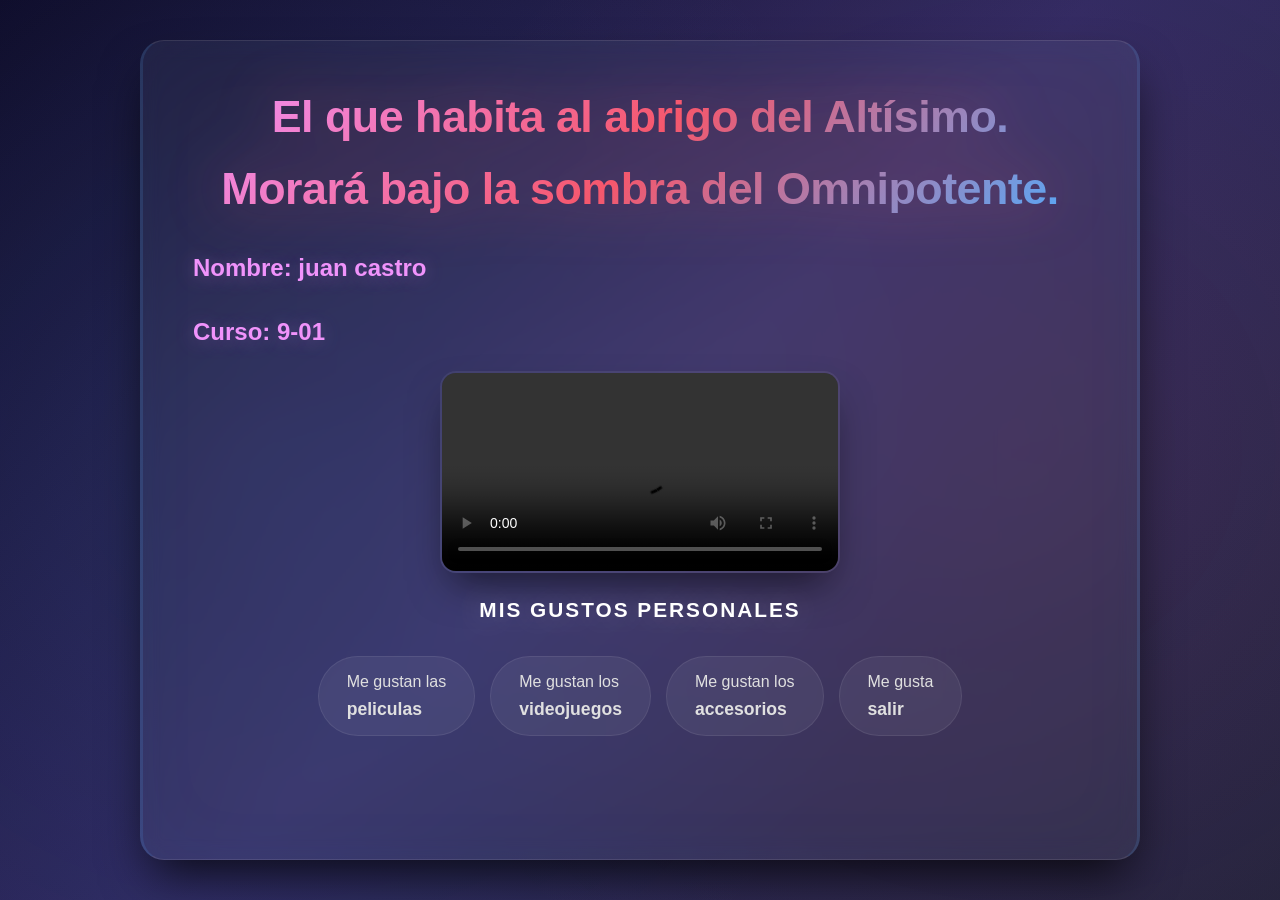
<file: index.html>
<!doctype html>
<html lang="en">
	<head>
		<meta charset="UTF-8" />
		<meta name="viewport" content="width=device-width, initial-scale=1.0" />
		<title>mi pagina web</title>
		<link rel="stylesheet" href="estilos.css" />
	</head>
	<body class="page-index">
		<div>
			<h1>
				El que habita al abrigo del Altísimo. Morará bajo la sombra del
				Omnipotente.
			</h1>
			<h3>Nombre: juan castro</h3>
			<h3>Curso: 9-01</h3>

			<video src="/intro.mp4" width="400" height="300" controls></video>

			<h4>MIS GUSTOS PERSONALES</h4>
			<ul>
				<li>Me gustan las <a href="/peliculas.html">peliculas</a></li>
				<li>Me gustan los <a href="/videojuegos.html">videojuegos</a></li>
				<li>Me gustan los <a href="/accesorios.html">accesorios</a></li>
				<li>Me gusta <a href="/salir.html">salir</a></li>
			</ul>
		</div>
	</body>
</html>
</file>
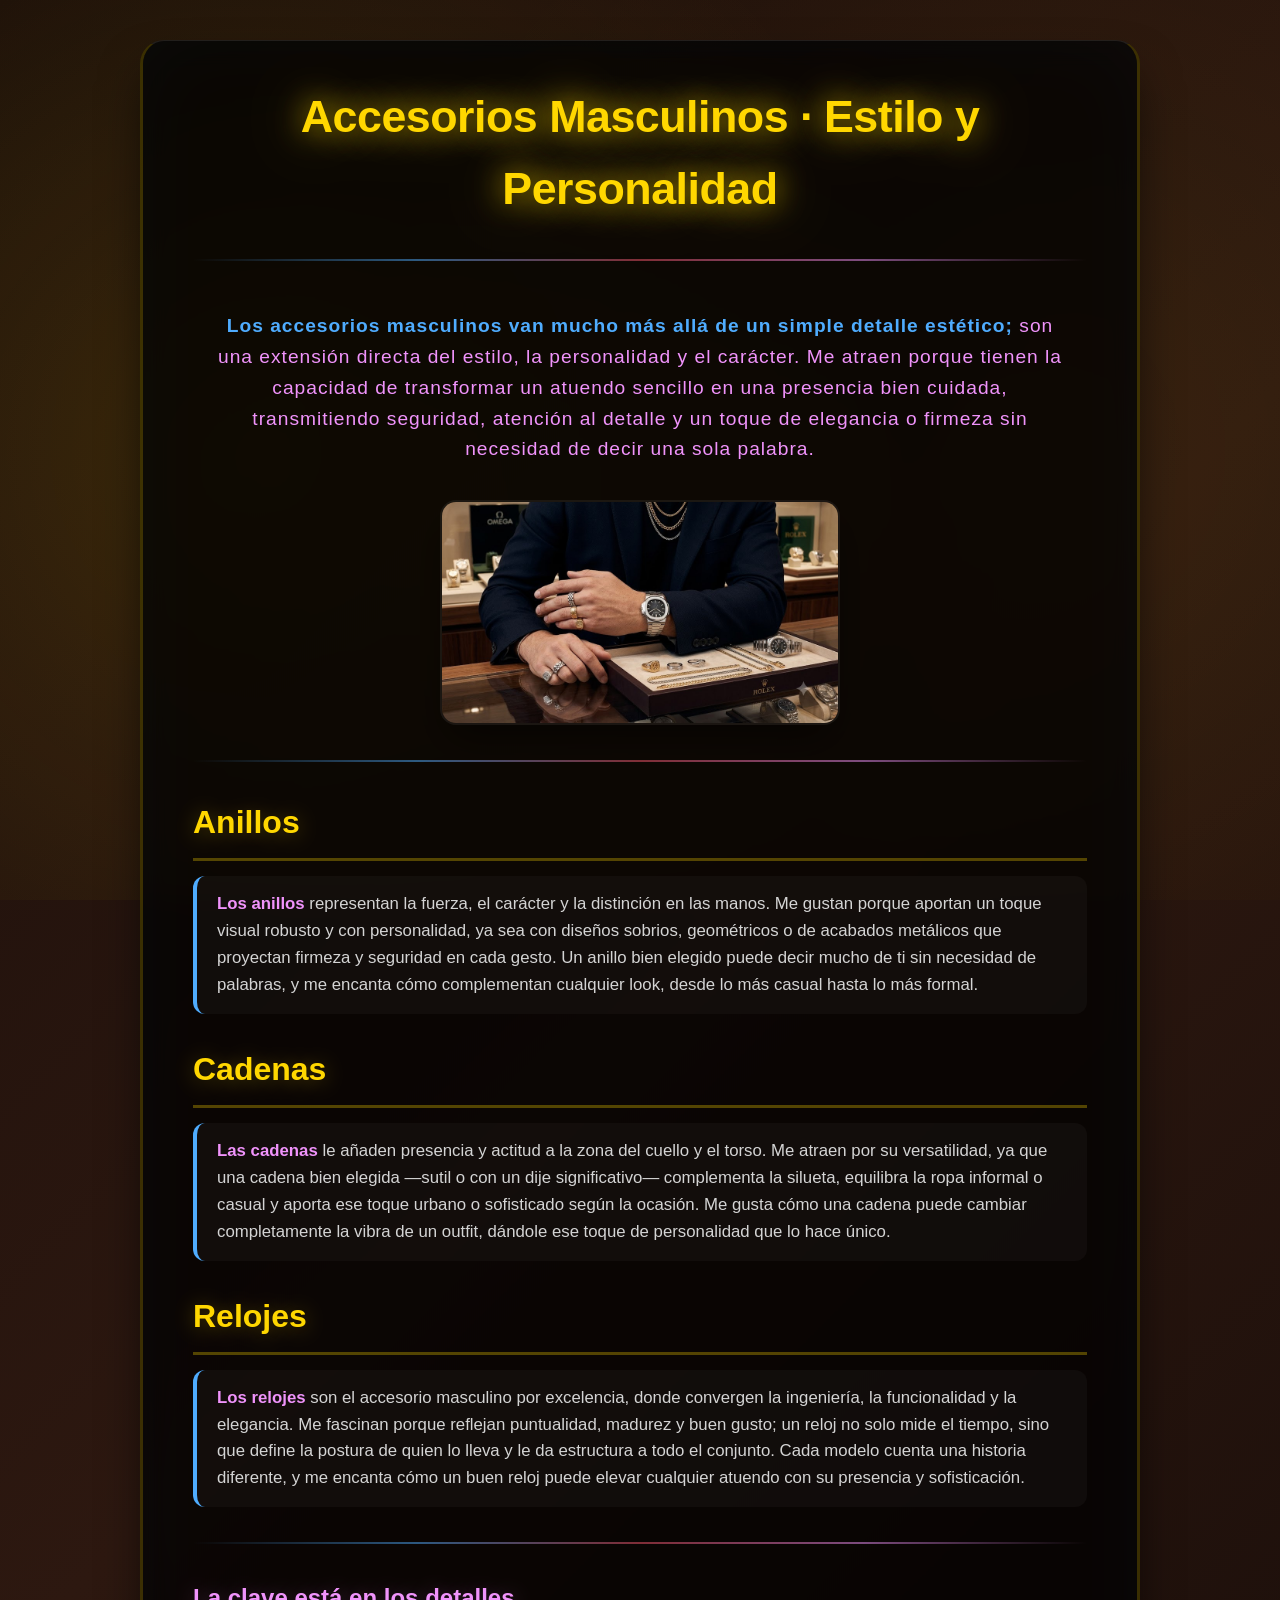
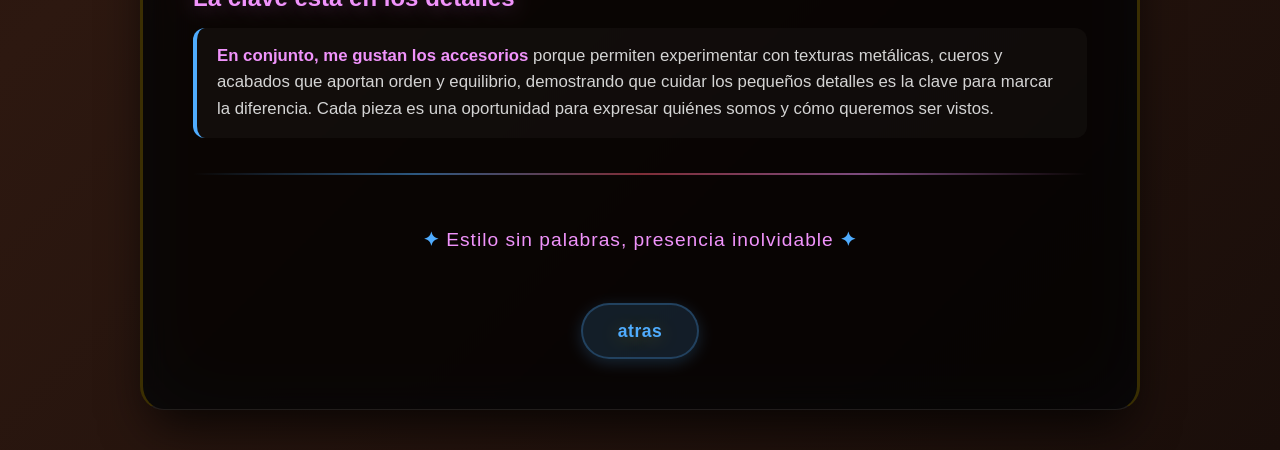
<file: accesorios.html>
<!doctype html>
<html lang="es">
	<head>
		<meta charset="UTF-8" />
		<meta name="viewport" content="width=device-width, initial-scale=1.0" />
		<title>Accesorios Masculinos</title>
		<link rel="stylesheet" href="estilos.css" />
	</head>
	<body class="page-accesorios">
		<font color="black">
			<h1>Accesorios Masculinos · Estilo y Personalidad</h1>
			<hr />

			<p>
				<strong
					>Los accesorios masculinos van mucho más allá de un simple detalle
					estético;</strong
				>
				son una extensión directa del estilo, la personalidad y el carácter. Me
				atraen porque tienen la capacidad de transformar un atuendo sencillo en
				una presencia bien cuidada, transmitiendo seguridad, atención al detalle
				y un toque de elegancia o firmeza sin necesidad de decir una sola
				palabra.
			</p>
			<img src="/accesorios.jpeg" width="400" height="300" />
			<hr />

			<h2>Anillos</h2>
			<p>
				<strong>Los anillos</strong> representan la fuerza, el carácter y la
				distinción en las manos. Me gustan porque aportan un toque visual
				robusto y con personalidad, ya sea con diseños sobrios, geométricos o de
				acabados metálicos que proyectan firmeza y seguridad en cada gesto. Un
				anillo bien elegido puede decir mucho de ti sin necesidad de palabras, y
				me encanta cómo complementan cualquier look, desde lo más casual hasta
				lo más formal.
			</p>

			<h2>Cadenas</h2>
			<p>
				<strong>Las cadenas</strong> le añaden presencia y actitud a la zona del
				cuello y el torso. Me atraen por su versatilidad, ya que una cadena bien
				elegida —sutil o con un dije significativo— complementa la silueta,
				equilibra la ropa informal o casual y aporta ese toque urbano o
				sofisticado según la ocasión. Me gusta cómo una cadena puede cambiar
				completamente la vibra de un outfit, dándole ese toque de personalidad
				que lo hace único.
			</p>

			<h2>Relojes</h2>
			<p>
				<strong>Los relojes</strong> son el accesorio masculino por excelencia,
				donde convergen la ingeniería, la funcionalidad y la elegancia. Me
				fascinan porque reflejan puntualidad, madurez y buen gusto; un reloj no
				solo mide el tiempo, sino que define la postura de quien lo lleva y le
				da estructura a todo el conjunto. Cada modelo cuenta una historia
				diferente, y me encanta cómo un buen reloj puede elevar cualquier
				atuendo con su presencia y sofisticación.
			</p>

			<hr />

			<h3>La clave está en los detalles</h3>
			<p>
				<strong>En conjunto, me gustan los accesorios</strong> porque permiten
				experimentar con texturas metálicas, cueros y acabados que aportan orden
				y equilibrio, demostrando que cuidar los pequeños detalles es la clave
				para marcar la diferencia. Cada pieza es una oportunidad para expresar
				quiénes somos y cómo queremos ser vistos.
			</p>

			<hr />

			<p>
				<strong>✦</strong> Estilo sin palabras, presencia inolvidable
				<strong>✦</strong>
			</p>
			<h2><a href="/index.html" class="btn-atras">atras</a></h2>
		</font>
	</body>
</html>
</file>
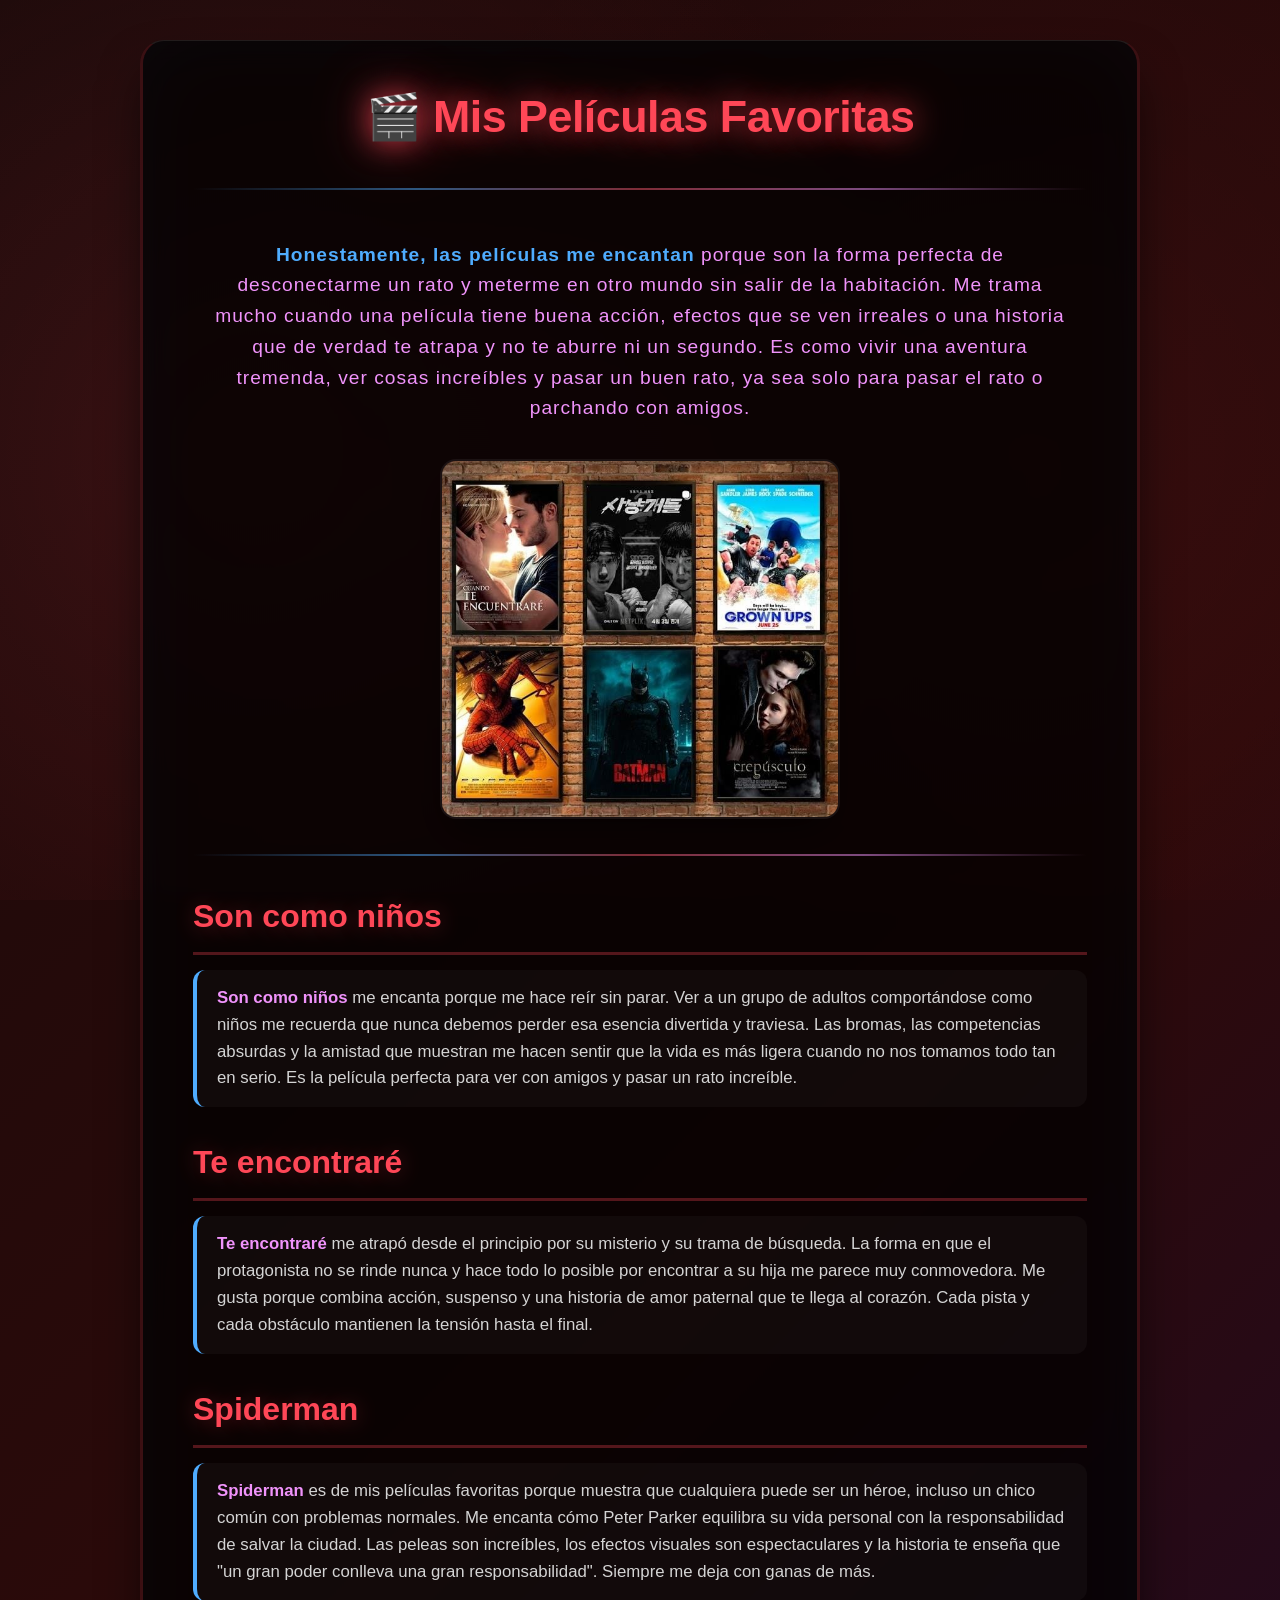
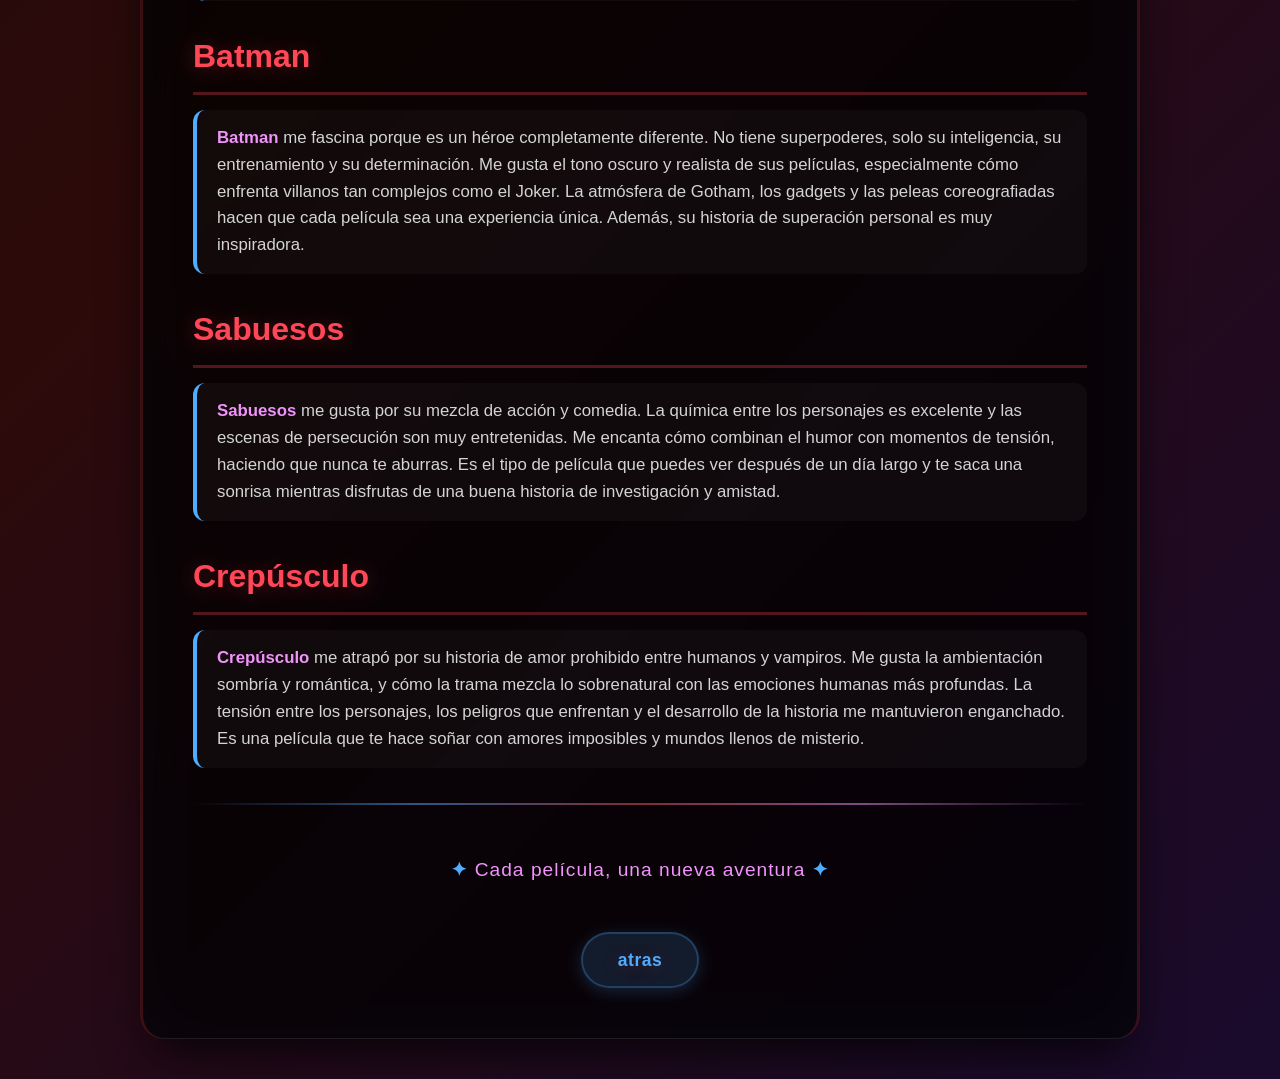
<file: peliculas.html>
<!doctype html>
<html lang="es">
	<head>
		<meta charset="UTF-8" />
		<meta name="viewport" content="width=device-width, initial-scale=1.0" />
		<title>Mis Películas Favoritas</title>
		<link rel="stylesheet" href="estilos.css" />
	</head>
	<body class="page-peliculas">
		<font color="black">
			<h1>🎬 Mis Películas Favoritas</h1>
			<hr />

			<p>
				<strong>Honestamente, las películas me encantan</strong> porque son la
				forma perfecta de desconectarme un rato y meterme en otro mundo sin
				salir de la habitación. Me trama mucho cuando una película tiene buena
				acción, efectos que se ven irreales o una historia que de verdad te
				atrapa y no te aburre ni un segundo. Es como vivir una aventura
				tremenda, ver cosas increíbles y pasar un buen rato, ya sea solo para
				pasar el rato o parchando con amigos.
			</p>
			<img src="/peliculas.jpeg" width="400" height="300" />

			<hr />

			<h2>Son como niños</h2>
			<p>
				<strong>Son como niños</strong> me encanta porque me hace reír sin
				parar. Ver a un grupo de adultos comportándose como niños me recuerda
				que nunca debemos perder esa esencia divertida y traviesa. Las bromas,
				las competencias absurdas y la amistad que muestran me hacen sentir que
				la vida es más ligera cuando no nos tomamos todo tan en serio. Es la
				película perfecta para ver con amigos y pasar un rato increíble.
			</p>

			<h2>Te encontraré</h2>
			<p>
				<strong>Te encontraré</strong> me atrapó desde el principio por su
				misterio y su trama de búsqueda. La forma en que el protagonista no se
				rinde nunca y hace todo lo posible por encontrar a su hija me parece muy
				conmovedora. Me gusta porque combina acción, suspenso y una historia de
				amor paternal que te llega al corazón. Cada pista y cada obstáculo
				mantienen la tensión hasta el final.
			</p>

			<h2>Spiderman</h2>
			<p>
				<strong>Spiderman</strong> es de mis películas favoritas porque muestra
				que cualquiera puede ser un héroe, incluso un chico común con problemas
				normales. Me encanta cómo Peter Parker equilibra su vida personal con la
				responsabilidad de salvar la ciudad. Las peleas son increíbles, los
				efectos visuales son espectaculares y la historia te enseña que "un gran
				poder conlleva una gran responsabilidad". Siempre me deja con ganas de
				más.
			</p>

			<h2>Batman</h2>
			<p>
				<strong>Batman</strong> me fascina porque es un héroe completamente
				diferente. No tiene superpoderes, solo su inteligencia, su entrenamiento
				y su determinación. Me gusta el tono oscuro y realista de sus películas,
				especialmente cómo enfrenta villanos tan complejos como el Joker. La
				atmósfera de Gotham, los gadgets y las peleas coreografiadas hacen que
				cada película sea una experiencia única. Además, su historia de
				superación personal es muy inspiradora.
			</p>

			<h2>Sabuesos</h2>
			<p>
				<strong>Sabuesos</strong> me gusta por su mezcla de acción y comedia. La
				química entre los personajes es excelente y las escenas de persecución
				son muy entretenidas. Me encanta cómo combinan el humor con momentos de
				tensión, haciendo que nunca te aburras. Es el tipo de película que
				puedes ver después de un día largo y te saca una sonrisa mientras
				disfrutas de una buena historia de investigación y amistad.
			</p>

			<h2>Crepúsculo</h2>
			<p>
				<strong>Crepúsculo</strong> me atrapó por su historia de amor prohibido
				entre humanos y vampiros. Me gusta la ambientación sombría y romántica,
				y cómo la trama mezcla lo sobrenatural con las emociones humanas más
				profundas. La tensión entre los personajes, los peligros que enfrentan y
				el desarrollo de la historia me mantuvieron enganchado. Es una película
				que te hace soñar con amores imposibles y mundos llenos de misterio.
			</p>

			<hr />
			<p>
				<strong>✦</strong> Cada película, una nueva aventura <strong>✦</strong>
			</p>
			<h2><a href="/index.html" class="btn-atras">atras</a></h2>
		</font>
	</body>
</html>
</file>
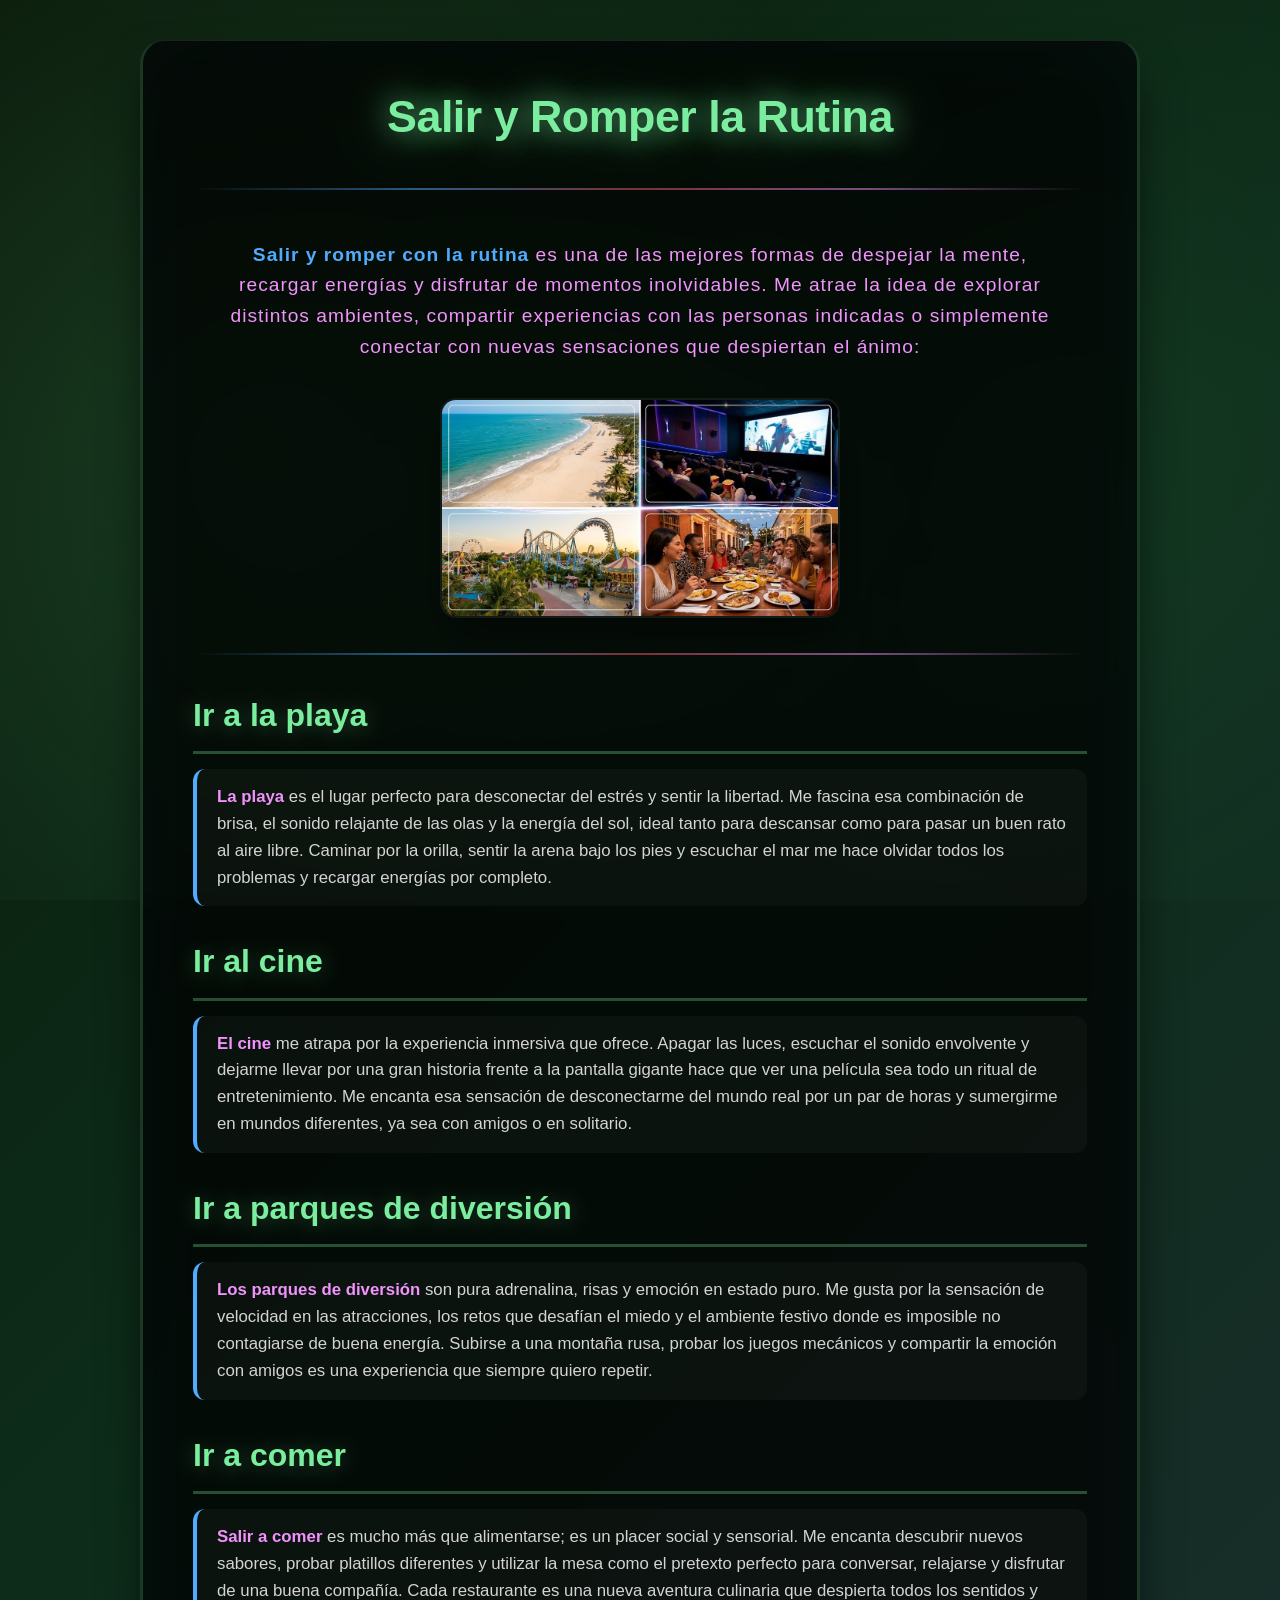
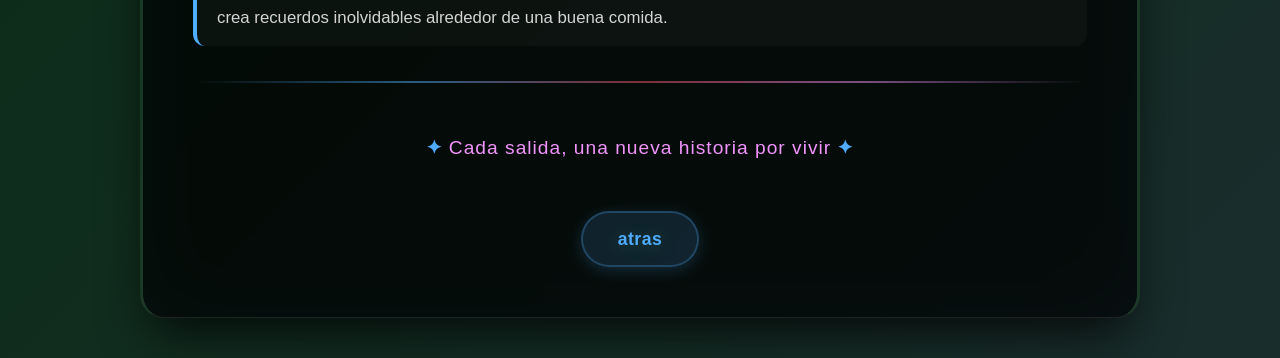
<file: salir.html>
<!doctype html>
<html lang="es">
	<head>
		<meta charset="UTF-8" />
		<meta name="viewport" content="width=device-width, initial-scale=1.0" />
		<title>Salir y Romper la Rutina</title>
		<link rel="stylesheet" href="estilos.css" />
	</head>
	<body class="page-salir">
		<font color="black">
			<h1>Salir y Romper la Rutina</h1>
			<hr />

			<p>
				<strong>Salir y romper con la rutina</strong> es una de las mejores
				formas de despejar la mente, recargar energías y disfrutar de momentos
				inolvidables. Me atrae la idea de explorar distintos ambientes,
				compartir experiencias con las personas indicadas o simplemente conectar
				con nuevas sensaciones que despiertan el ánimo:
			</p>
			<img src="/salir.jpeg" width="400" height="300" />
			<hr />

			<h2>Ir a la playa</h2>
			<p>
				<strong>La playa</strong> es el lugar perfecto para desconectar del
				estrés y sentir la libertad. Me fascina esa combinación de brisa, el
				sonido relajante de las olas y la energía del sol, ideal tanto para
				descansar como para pasar un buen rato al aire libre. Caminar por la
				orilla, sentir la arena bajo los pies y escuchar el mar me hace olvidar
				todos los problemas y recargar energías por completo.
			</p>

			<h2>Ir al cine</h2>
			<p>
				<strong>El cine</strong> me atrapa por la experiencia inmersiva que
				ofrece. Apagar las luces, escuchar el sonido envolvente y dejarme llevar
				por una gran historia frente a la pantalla gigante hace que ver una
				película sea todo un ritual de entretenimiento. Me encanta esa sensación
				de desconectarme del mundo real por un par de horas y sumergirme en
				mundos diferentes, ya sea con amigos o en solitario.
			</p>

			<h2>Ir a parques de diversión</h2>
			<p>
				<strong>Los parques de diversión</strong> son pura adrenalina, risas y
				emoción en estado puro. Me gusta por la sensación de velocidad en las
				atracciones, los retos que desafían el miedo y el ambiente festivo donde
				es imposible no contagiarse de buena energía. Subirse a una montaña
				rusa, probar los juegos mecánicos y compartir la emoción con amigos es
				una experiencia que siempre quiero repetir.
			</p>

			<h2>Ir a comer</h2>
			<p>
				<strong>Salir a comer</strong> es mucho más que alimentarse; es un
				placer social y sensorial. Me encanta descubrir nuevos sabores, probar
				platillos diferentes y utilizar la mesa como el pretexto perfecto para
				conversar, relajarse y disfrutar de una buena compañía. Cada restaurante
				es una nueva aventura culinaria que despierta todos los sentidos y crea
				recuerdos inolvidables alrededor de una buena comida.
			</p>

			<hr />

			<p>
				<strong>✦</strong> Cada salida, una nueva historia por vivir
				<strong>✦</strong>
			</p>
			<h2><a href="/index.html" class="btn-atras">atras</a></h2>
		</font>
	</body>
</html>
</file>
<file: estilos.css>
/* ============================================================
   📦 1. RESET Y CONFIGURACIÓN GLOBAL
   ============================================================ */
* {
	margin: 0;
	padding: 0;
	box-sizing: border-box;
}

html {
	scroll-behavior: smooth;
}

html,
body {
	margin: 0;
	padding: 0;
	min-height: 100vh;
	min-height: 100dvh;
	width: 100%;
	overflow-x: hidden;
}

body {
	display: flex;
	justify-content: center;
	align-items: flex-start;
	padding: 40px 20px;
	font-family: "Segoe UI", Tahoma, Geneva, Verdana, sans-serif;
	color: #e0e0e0;
	line-height: 1.6;
	background: linear-gradient(135deg, #0f0c29, #302b63, #24243e);
	background-attachment: fixed;
	box-sizing: border-box;
	position: relative; /* Necesario para el pseudo-elemento ::before */
}

/* ============================================================
   📦 2. CONTENEDOR PRINCIPAL
   ============================================================ */
body > *:not(style) {
	width: 100%;
	max-width: 1000px;
	margin: 0 auto;
	padding: 40px 50px;
	background: rgba(255, 255, 255, 0.05);
	backdrop-filter: blur(10px);
	-webkit-backdrop-filter: blur(10px);
	border-radius: 24px;
	border: 1px solid rgba(255, 255, 255, 0.1);
	border-left: 3px solid rgba(79, 172, 254, 0.15);
	border-right: 3px solid rgba(79, 172, 254, 0.15);
	box-shadow:
		0 25px 50px -12px rgba(0, 0, 0, 0.8),
		inset 0 0 80px rgba(79, 172, 254, 0.03);
	box-sizing: border-box;
	overflow: hidden;
	min-height: calc(100vh - 80px);
	min-height: calc(100dvh - 80px);
}

/* ============================================================
   📦 3. TIPOGRAFÍA - TÍTULOS
   ============================================================ */
h1 {
	font-size: 2.8rem;
	font-weight: 800;
	text-align: center;
	color: #ffffff;
	text-shadow:
		0 0 20px rgba(245, 87, 108, 0.6),
		0 0 40px rgba(79, 172, 254, 0.4),
		0 4px 20px rgba(0, 0, 0, 0.8);
	margin-bottom: 20px;
	letter-spacing: -0.5px;
	max-width: 100%;
	word-wrap: break-word;
	background-size: 200% auto;
	animation: shimmer 3s linear infinite;
}

h2 {
	font-size: 2rem;
	font-weight: 700;
	color: #4facfe !important;
	margin: 30px 0 15px 0;
	padding-bottom: 10px;
	border-bottom: 3px solid rgba(79, 172, 254, 0.3);
	text-shadow: 0 2px 20px rgba(79, 172, 254, 0.3);
	max-width: 100%;
	word-wrap: break-word;
	width: 100% !important;
	display: block !important;
	box-sizing: border-box;
}

h3 {
	font-size: 1.5rem;
	font-weight: 600;
	color: #f093fb !important;
	margin: 25px 0 10px 0;
	text-shadow: 0 2px 20px rgba(240, 147, 251, 0.3);
	max-width: 100%;
	word-wrap: break-word;
}

h4 {
	font-size: 1.3rem;
	font-weight: 600;
	color: #ffffff !important;
	margin: 20px 0 15px 0;
	text-align: center;
	letter-spacing: 2px;
	text-shadow: 0 0 30px rgba(255, 255, 255, 0.3);
	max-width: 100%;
	word-wrap: break-word;
}

/* ============================================================
   📦 4. PÁRRAFOS Y TEXTO
   ============================================================ */
p {
	font-size: 1.05rem;
	color: #d4d4d4;
	margin-bottom: 18px;
	padding: 15px 20px;
	background: rgba(255, 255, 255, 0.03);
	border-radius: 12px;
	border-left: 4px solid #4facfe;
	transition: all 0.3s ease;
	word-wrap: break-word;
	overflow-wrap: break-word;
	max-width: 100%;
	box-sizing: border-box;
}

p:hover {
	background: rgba(255, 255, 255, 0.08);
	border-left-color: #f5576c;
	transform: translateX(5px);
}

strong {
	color: #f093fb;
	font-weight: 700;
}

/* ============================================================
   📦 5. ENLACES Y LISTAS
   ============================================================ */
a {
	color: #4facfe;
	text-decoration: none;
	transition: all 0.3s ease;
	font-weight: 600;
}

a:hover {
	color: #f5576c;
	text-decoration: underline;
	text-underline-offset: 4px;
}

/* --- Menú principal --- */
ul {
	list-style: none;
	display: flex;
	flex-wrap: wrap;
	gap: 15px;
	justify-content: center;
	margin: 30px 0 20px 0;
	padding: 0;
	max-width: 100%;
	box-sizing: border-box;
}

ul li {
	background: rgba(255, 255, 255, 0.06);
	border-radius: 50px;
	padding: 12px 28px;
	transition: all 0.3s cubic-bezier(0.4, 0, 0.2, 1);
	border: 1px solid rgba(255, 255, 255, 0.08);
	max-width: 100%;
	box-sizing: border-box;
	word-wrap: break-word;
}

ul li:hover {
	transform: translateY(-3px) scale(1.02);
	background: rgba(245, 87, 108, 0.15);
	border-color: #f5576c;
	box-shadow: 0 10px 25px -8px rgba(245, 87, 108, 0.3);
}

ul li a {
	color: #e0e0e0;
	text-decoration: none;
	font-weight: 600;
	font-size: 1.1rem;
	transition: all 0.3s ease;
	display: block;
}

ul li a:hover {
	color: #f5576c;
	text-shadow: 0 0 20px rgba(245, 87, 108, 0.5);
	text-decoration: none;
}

/* --- Botón "Atrás" --- */
h2 a,
h3 a {
	display: inline-block;
	background: rgba(79, 172, 254, 0.15);
	padding: 10px 30px;
	border-radius: 50px;
	border: 1px solid rgba(79, 172, 254, 0.2);
	transition: all 0.3s ease;
	font-size: 1.1rem;
	color: #4facfe;
	text-decoration: none;
}

h2 a:hover,
h3 a:hover {
	background: rgba(245, 87, 108, 0.2);
	border-color: #f5576c;
	color: #f5576c;
	transform: scale(1.05);
	box-shadow: 0 8px 25px rgba(245, 87, 108, 0.2);
	text-decoration: none;
}

/* ============================================================
   📦 6. IMÁGENES, VIDEOS Y SEPARADORES
   ============================================================ */
img,
video,
table {
	display: block;
	max-width: 100% !important;
	height: auto !important;
	margin: 20px auto;
	border-radius: 16px;
	box-shadow: 0 20px 40px -12px rgba(0, 0, 0, 0.6);
	border: 2px solid rgba(255, 255, 255, 0.06);
	transition: all 0.4s ease;
}

img:hover,
video:hover {
	transform: scale(1.01);
	border-color: rgba(245, 87, 108, 0.3);
	box-shadow: 0 30px 60px -15px rgba(245, 87, 108, 0.2);
}

hr {
	border: none;
	height: 2px;
	background: linear-gradient(
		90deg,
		transparent,
		#4facfe,
		#f5576c,
		#f093fb,
		transparent
	);
	margin: 35px 0;
	opacity: 0.5;
}

hr + p {
	text-align: center;
	font-size: 1.2rem;
	color: #f093fb;
	border-left: none;
	background: transparent;
	letter-spacing: 1px;
}

hr + p strong {
	color: #4facfe;
}

/* ============================================================
   📦 7. TEMAS POR PÁGINA
   ============================================================ */

/* --- Fondos --- */
body.page-accesorios {
	background: linear-gradient(135deg, #1a0e0a, #2d1810, #1a0e0a) !important;
}
body.page-peliculas {
	background: linear-gradient(135deg, #1a0a0a, #2d0a0a, #1a0a2d) !important;
}
body.page-videojuegos {
	background: linear-gradient(135deg, #0a0a1a, #0d1a2d, #1a0a2d) !important;
}
body.page-salir {
	background: linear-gradient(135deg, #0a1a0a, #0d2d1a, #1a2d2d) !important;
}

/* --- Contenedor oscuro para páginas con tema --- */
body.page-accesorios > *:not(style),
body.page-peliculas > *:not(style),
body.page-videojuegos > *:not(style),
body.page-salir > *:not(style) {
	background: rgba(0, 0, 0, 0.75) !important;
	backdrop-filter: blur(12px) !important;
	-webkit-backdrop-filter: blur(12px) !important;
	min-height: calc(100vh - 80px) !important;
	min-height: calc(100dvh - 80px) !important;
}

/* --- Bordes laterales por tema --- */
body.page-accesorios > *:not(style) {
	border-left-color: rgba(255, 215, 0, 0.2) !important;
	border-right-color: rgba(255, 215, 0, 0.2) !important;
}
body.page-peliculas > *:not(style) {
	border-left-color: rgba(255, 71, 87, 0.2) !important;
	border-right-color: rgba(255, 71, 87, 0.2) !important;
}
body.page-videojuegos > *:not(style) {
	border-left-color: rgba(0, 255, 136, 0.2) !important;
	border-right-color: rgba(0, 255, 136, 0.2) !important;
}
body.page-salir > *:not(style) {
	border-left-color: rgba(123, 237, 159, 0.2) !important;
	border-right-color: rgba(123, 237, 159, 0.2) !important;
}

/* --- H1 por tema --- */
body.page-index h1 {
	background: linear-gradient(135deg, #f093fb, #f5576c, #4facfe);
	-webkit-background-clip: text;
	-webkit-text-fill-color: transparent;
	background-clip: text;
	text-shadow: none;
	filter: drop-shadow(0 0 30px rgba(245, 87, 108, 0.4));
	animation: shimmer 3s linear infinite;
}

body.page-accesorios h1 {
	color: #ffd700 !important;
	text-shadow:
		0 0 30px rgba(255, 215, 0, 0.8),
		0 0 60px rgba(255, 215, 0, 0.4),
		0 4px 20px rgba(0, 0, 0, 0.9);
	animation: glow-gold 2s ease-in-out infinite alternate;
}

body.page-peliculas h1 {
	color: #ff4757 !important;
	text-shadow:
		0 0 30px rgba(255, 71, 87, 0.8),
		0 0 60px rgba(255, 71, 87, 0.4),
		0 4px 20px rgba(0, 0, 0, 0.9);
	animation: glow-red 2s ease-in-out infinite alternate;
}

body.page-videojuegos h1 {
	color: #00ff88 !important;
	text-shadow:
		0 0 30px rgba(0, 255, 136, 0.8),
		0 0 60px rgba(0, 255, 136, 0.4),
		0 4px 20px rgba(0, 0, 0, 0.9);
	animation: glow-green 2s ease-in-out infinite alternate;
}

body.page-salir h1 {
	color: #7bed9f !important;
	text-shadow:
		0 0 30px rgba(123, 237, 159, 0.8),
		0 0 60px rgba(123, 237, 159, 0.4),
		0 4px 20px rgba(0, 0, 0, 0.9);
	animation: glow-green 2.5s ease-in-out infinite alternate;
}

/* --- H2 por tema --- */
body.page-accesorios h2 {
	color: #ffd700 !important;
	border-bottom-color: rgba(255, 215, 0, 0.3);
	text-shadow: 0 2px 20px rgba(255, 215, 0, 0.3);
}
body.page-peliculas h2 {
	color: #ff4757 !important;
	border-bottom-color: rgba(255, 71, 87, 0.3);
	text-shadow: 0 2px 20px rgba(255, 71, 87, 0.3);
}
body.page-videojuegos h2 {
	color: #00ff88 !important;
	border-bottom-color: rgba(0, 255, 136, 0.3);
	text-shadow: 0 2px 20px rgba(0, 255, 136, 0.3);
}
body.page-salir h2 {
	color: #7bed9f !important;
	border-bottom-color: rgba(123, 237, 159, 0.3);
	text-shadow: 0 2px 20px rgba(123, 237, 159, 0.3);
}

/* ============================================================
   📦 8. ANIMACIONES
   ============================================================ */
@keyframes shimmer {
	0% {
		background-position: -200% center;
	}
	100% {
		background-position: 200% center;
	}
}

@keyframes glow-gold {
	0% {
		text-shadow:
			0 0 20px rgba(255, 215, 0, 0.6),
			0 0 40px rgba(255, 215, 0, 0.3),
			0 4px 20px rgba(0, 0, 0, 0.9);
	}
	100% {
		text-shadow:
			0 0 40px rgba(255, 215, 0, 1),
			0 0 80px rgba(255, 215, 0, 0.6),
			0 4px 30px rgba(0, 0, 0, 0.9);
	}
}

@keyframes glow-red {
	0% {
		text-shadow:
			0 0 20px rgba(255, 71, 87, 0.6),
			0 0 40px rgba(255, 71, 87, 0.3),
			0 4px 20px rgba(0, 0, 0, 0.9);
	}
	100% {
		text-shadow:
			0 0 40px rgba(255, 71, 87, 1),
			0 0 80px rgba(255, 71, 87, 0.6),
			0 4px 30px rgba(0, 0, 0, 0.9);
	}
}

@keyframes glow-green {
	0% {
		text-shadow:
			0 0 20px rgba(0, 255, 136, 0.6),
			0 0 40px rgba(0, 255, 136, 0.3),
			0 4px 20px rgba(0, 0, 0, 0.9);
	}
	100% {
		text-shadow:
			0 0 40px rgba(0, 255, 136, 1),
			0 0 80px rgba(0, 255, 136, 0.6),
			0 4px 30px rgba(0, 0, 0, 0.9);
	}
}

@keyframes breathe {
	0% {
		opacity: 0.6;
	}
	100% {
		opacity: 1;
	}
}

/* ============================================================
   📦 9. FONDO DECORATIVO PARA LATERALES (Opción 2)
   ============================================================ */
body::before {
	content: "";
	position: fixed;
	top: 0;
	left: 0;
	right: 0;
	bottom: 0;
	z-index: -1;
	background:
		radial-gradient(
			circle at 20% 50%,
			rgba(79, 172, 254, 0.08) 0%,
			transparent 60%
		),
		radial-gradient(
			circle at 80% 50%,
			rgba(245, 87, 108, 0.08) 0%,
			transparent 60%
		);
	pointer-events: none;
	transition: all 0.5s ease;
	animation: breathe 6s ease-in-out infinite alternate;
}

/* --- Temas por página para el fondo decorativo --- */
body.page-accesorios::before {
	background:
		radial-gradient(
			circle at 20% 50%,
			rgba(255, 215, 0, 0.12) 0%,
			transparent 60%
		),
		radial-gradient(
			circle at 80% 50%,
			rgba(255, 215, 0, 0.06) 0%,
			transparent 60%
		);
}
body.page-peliculas::before {
	background:
		radial-gradient(
			circle at 20% 50%,
			rgba(255, 71, 87, 0.12) 0%,
			transparent 60%
		),
		radial-gradient(
			circle at 80% 50%,
			rgba(255, 71, 87, 0.06) 0%,
			transparent 60%
		);
}
body.page-videojuegos::before {
	background:
		radial-gradient(
			circle at 20% 50%,
			rgba(0, 255, 136, 0.12) 0%,
			transparent 60%
		),
		radial-gradient(
			circle at 80% 50%,
			rgba(0, 255, 136, 0.06) 0%,
			transparent 60%
		);
}
body.page-salir::before {
	background:
		radial-gradient(
			circle at 20% 50%,
			rgba(123, 237, 159, 0.12) 0%,
			transparent 60%
		),
		radial-gradient(
			circle at 80% 50%,
			rgba(123, 237, 159, 0.06) 0%,
			transparent 60%
		);
}

/* ============================================================
   📦 10. SELECTOR DE TEXTO Y UTILIDADES
   ============================================================ */
::selection {
	background: #f5576c;
	color: #fff;
}

/* Elimina espacios extra al final */
body > *:not(style) > *:last-child {
	margin-bottom: 0;
}

body > *:not(style)::after {
	content: "";
	display: block;
	height: 0;
	clear: both;
}

/* ============================================================
   📦 11. RESPONSIVE
   ============================================================ */

/* --- Tablets y móviles grandes --- */
@media (max-width: 768px) {
	body {
		padding: 10px;
	}

	body > *:not(style) {
		padding: 25px 20px !important;
		border-radius: 16px;
		margin: 0 5px;
	}

	h1 {
		font-size: 2rem !important;
	}
	h2 {
		font-size: 1.5rem !important;
		padding: 10px 15px !important;
	}
	p {
		font-size: 0.95rem;
		padding: 12px 15px;
	}

	ul {
		flex-direction: column;
		align-items: center;
	}
	ul li {
		width: 100%;
		text-align: center;
		padding: 14px 20px;
		font-size: 0.95rem;
	}

	img,
	video {
		width: 100% !important;
		height: auto !important;
	}
}

/* --- Móviles pequeños --- */
@media (max-width: 480px) {
	body > *:not(style) {
		padding: 15px 12px !important;
		border-radius: 12px;
	}

	h1 {
		font-size: 1.6rem !important;
	}
	h2 {
		font-size: 1.3rem !important;
		padding: 8px 10px !important;
	}
	p {
		font-size: 0.9rem;
		padding: 10px 12px;
	}
}
/* ============================================================
   📦 13. AJUSTE DE ALTURA PARA VIDEOJUEGOS (ELIMINAR CAJA VACÍA)
   ============================================================ */

/* Elimina la altura mínima forzada en videojuegos */
body.page-videojuegos > *:not(style) {
	min-height: auto !important; /* Elimina el min-height */
	height: auto !important; /* Se ajusta al contenido */
	padding-bottom: 40px !important; /* Mantiene un espacio al final */
}

/* También aplica a las reglas específicas de contenedor oscuro */
body.page-videojuegos > *:not(style) {
	background: rgba(0, 0, 0, 0.75) !important;
	backdrop-filter: blur(12px) !important;
	-webkit-backdrop-filter: blur(12px) !important;
}

/* ============================================================
   📦 13. BOTÓN "ATRÁS" CENTRADO EN TODAS LAS PÁGINAS
   ============================================================ */

/* El contenedor (h2 o h3) se centra */
h2:has(.btn-atras),
h3:has(.btn-atras) {
	text-align: center !important;
	border-bottom: none !important;
	background: none !important;
	padding: 0 !important;
	margin: 30px 0 10px 0 !important;
	width: 100% !important;
	display: block !important;
}

/* El botón en sí */
.btn-atras {
	display: inline-block !important;
	background: rgba(79, 172, 254, 0.15) !important;
	padding: 12px 35px !important;
	border-radius: 50px !important;
	border: 2px solid rgba(79, 172, 254, 0.25) !important;
	color: #4facfe !important;
	font-weight: 700 !important;
	font-size: 1.1rem !important;
	text-decoration: none !important;
	transition: all 0.3s ease !important;
	box-shadow: 0 4px 15px rgba(79, 172, 254, 0.2) !important;
	letter-spacing: 0.5px !important;
}

.btn-atras:hover {
	background: rgba(245, 87, 108, 0.25) !important;
	border-color: #f5576c !important;
	color: #f5576c !important;
	transform: translateY(-3px) scale(1.03) !important;
	box-shadow: 0 8px 30px rgba(245, 87, 108, 0.3) !important;
	text-decoration: none !important;
}

/* Ajuste para móviles */
@media (max-width: 480px) {
	.btn-atras {
		padding: 10px 25px !important;
		font-size: 1rem !important;
	}
}
</file>
